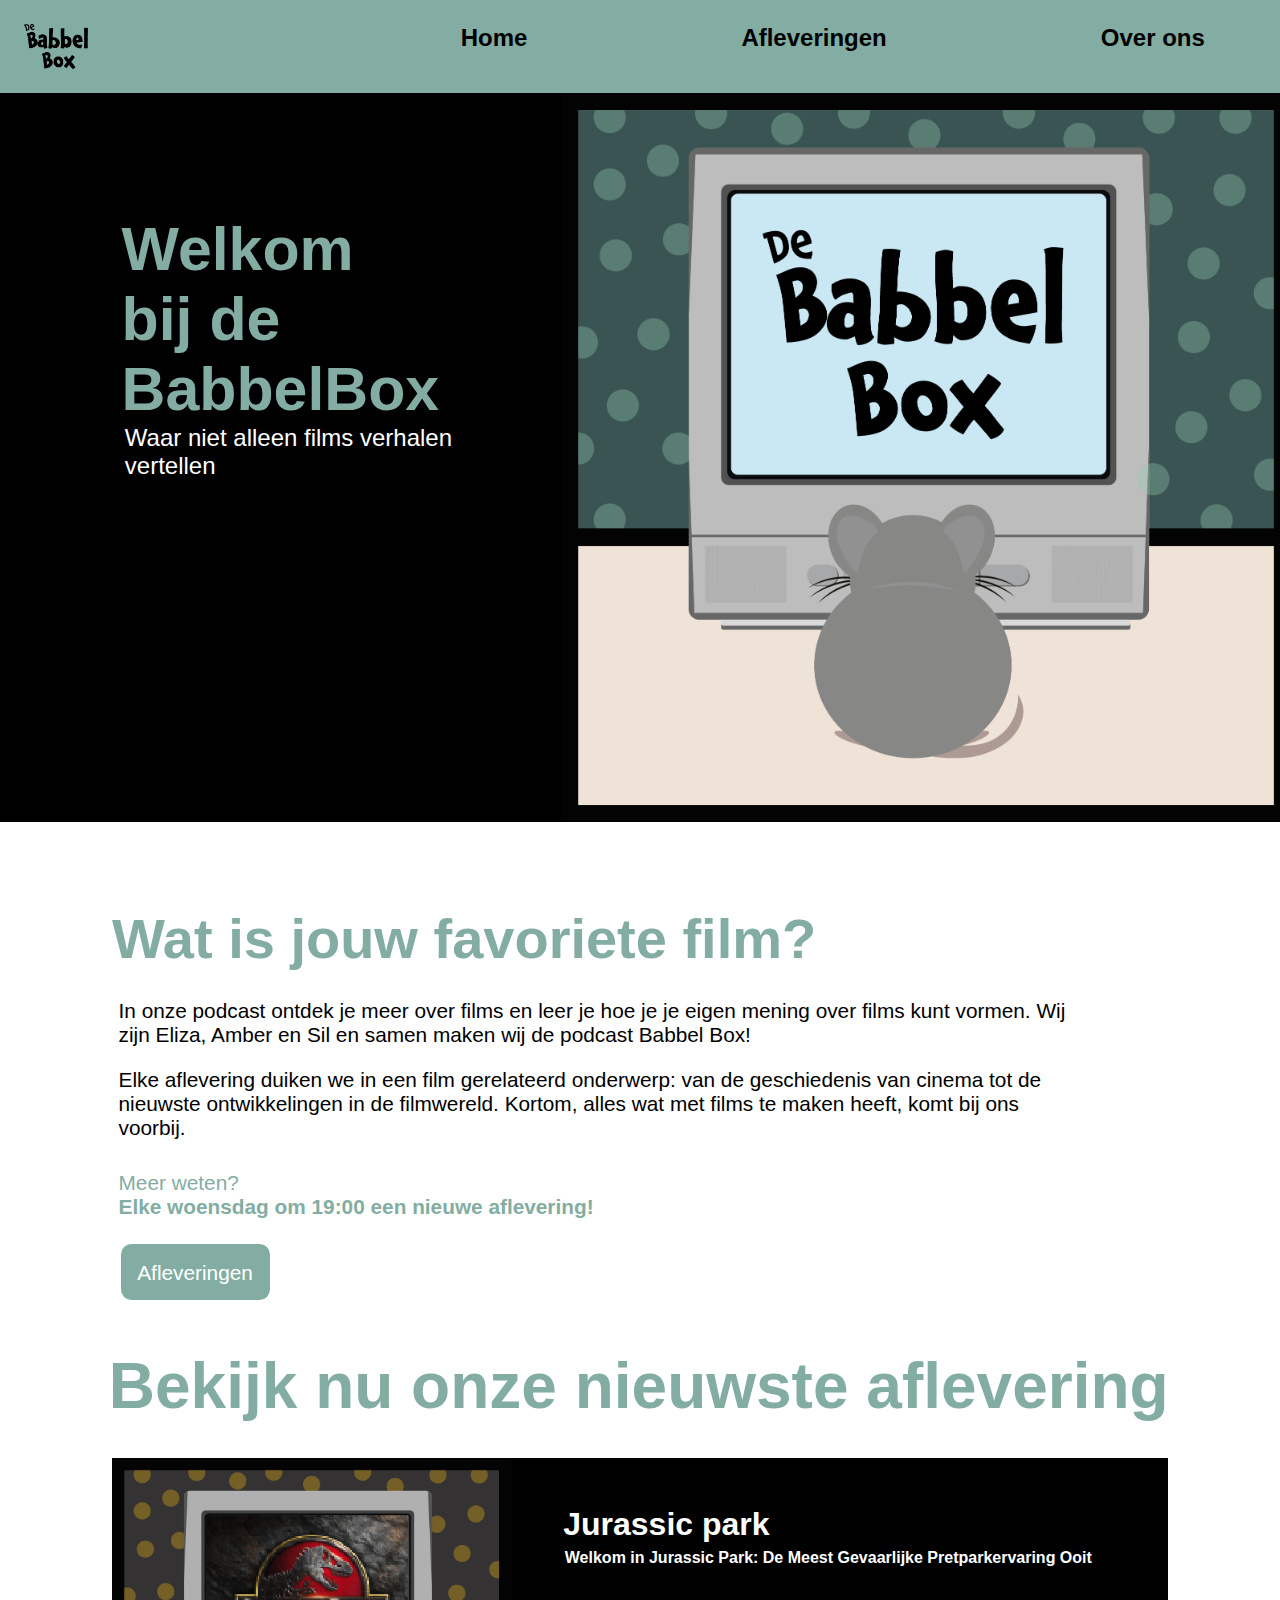
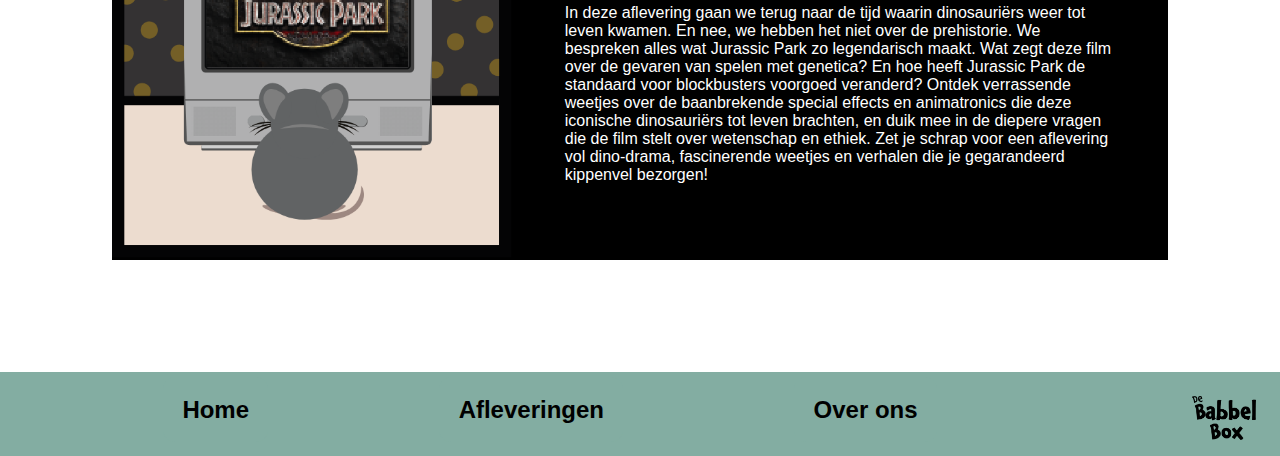
<file: index.html>
<!DOCTYPE html>
<html lang="nl">
<head>
    <meta charset="UTF-8">
    <meta name="viewport" content="width=device-width, initial-scale=1.0">
    <title>Podcast BabbelBox</title>
    <link rel="stylesheet" href="./css/style.css">
</head>
<body> 
    <header>
        <nav>
            <img src= "images/logo.png" alt="podcast logo">
            <ul>
                <li> 
                    <a href="index.html"><strong>Home</strong></a>
                </li>
                <li>
                    <a href="afleveringen.html"><strong>Afleveringen</strong></a>
                </li>
                <li>
                    <a href="overons.html"><strong>Over ons</strong></a>
                </li>
            </ul>
        </nav>
    </header> 
    <div class="container">
        <div class= "inleiding">
            <h1>Welkom bij de BabbelBox</h1>
            <p>Waar niet alleen films verhalen vertellen</p>
        </div>
        <img src= "images/beeld.png" alt="Beeldmerk">
    </div>
    <div class="favfilm"> 
        <h2>Wat is jouw favoriete film?</h2>
        <p>
            In onze podcast ontdek je meer over films en leer je 
            hoe je je eigen mening over films kunt vormen.
            Wij zijn Eliza, Amber en Sil en samen maken wij 
            de podcast Babbel Box!
        </p>
        <p>
            Elke aflevering duiken we in een film gerelateerd onderwerp: van de geschiedenis van cinema tot de 
            nieuwste ontwikkelingen in de filmwereld. Kortom, alles wat met films te maken heeft, komt bij ons voorbij.
        </p>
        <h3>Meer weten? </h3>
        <h4>Elke woensdag om 19:00 een nieuwe aflevering!</h4>
        <a href="afleveringen.html">Afleveringen</a>
    </div>
    <main>
        <div class= "aflevering">  
            <h2>Bekijk nu onze nieuwste aflevering</h2>      
            <section>
                <div class= "inhoud">
                    <h2>Jurassic park</h2>
                    <p><strong>Welkom in Jurassic Park: De Meest Gevaarlijke Pretparkervaring Ooit</strong></p>
                    <p>
                        In deze aflevering gaan we terug naar de tijd waarin dinosauriërs weer tot leven kwamen. En nee, 
                        we hebben het niet over de prehistorie. We bespreken alles wat Jurassic Park zo legendarisch maakt. 
                        Wat zegt deze film over de gevaren van spelen met genetica? En hoe heeft Jurassic Park de standaard 
                        voor blockbusters voorgoed veranderd? Ontdek verrassende weetjes over de baanbrekende special effects 
                        en animatronics die deze iconische dinosauriërs tot leven brachten, en duik mee in de diepere vragen 
                        die de film stelt over wetenschap en ethiek. Zet je schrap voor een aflevering vol dino-drama, fascinerende 
                        weetjes en verhalen die je gegarandeerd kippenvel bezorgen!
                    </p>
                </div>
                <img src="images/jurassicpark.png" alt="Beeldmerk">
            </section>
        </div>
    </main> 
    <footer>
        <nav>
            <ul>
                <li> 
                    <a href="index.html"><strong>Home</strong></a>
                </li>
                <li>
                    <a href="afleveringen.html"><strong>Afleveringen</strong></a>
                </li>
                <li>
                    <a href="overons.html"><strong>Over ons</strong></a>
                </li>
            </ul>
            <img src= "images/logo.png" alt="podcast logo">
        </nav> 
    </footer>
</body>
</html>
</file>
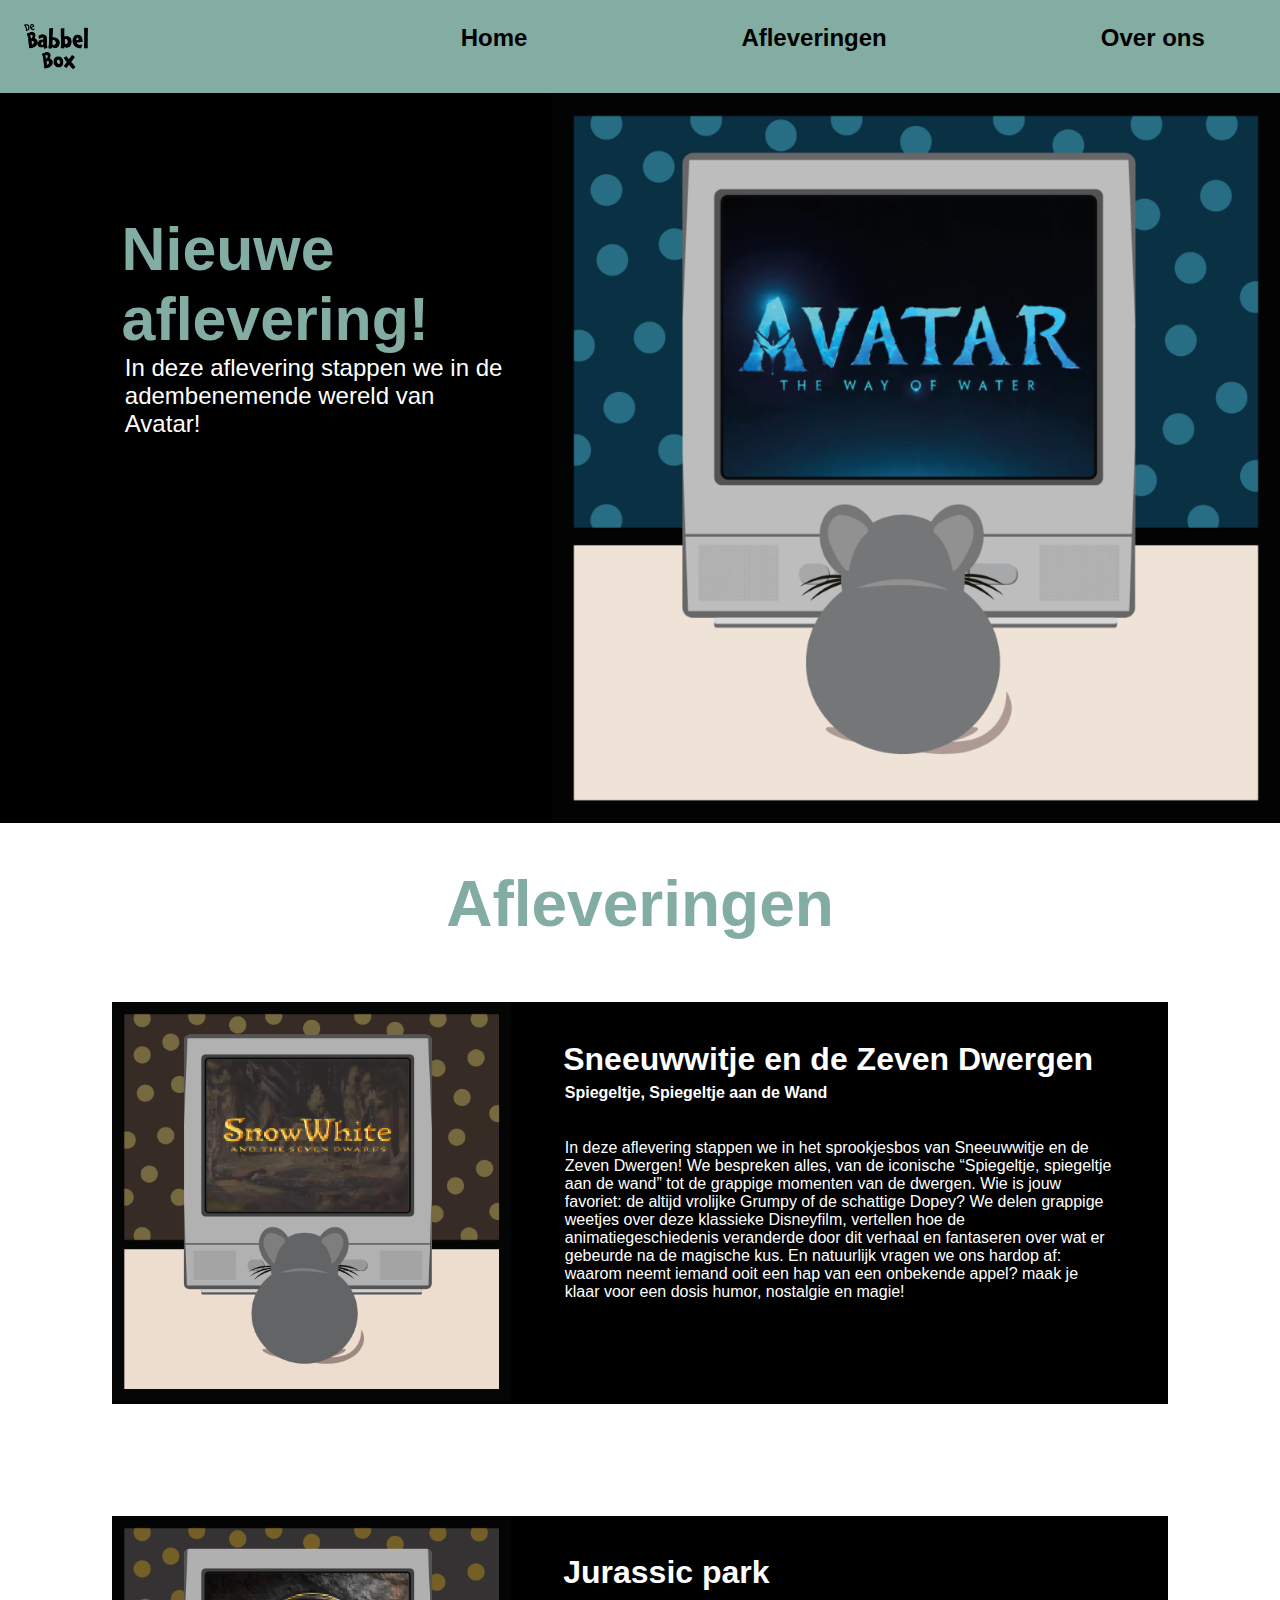
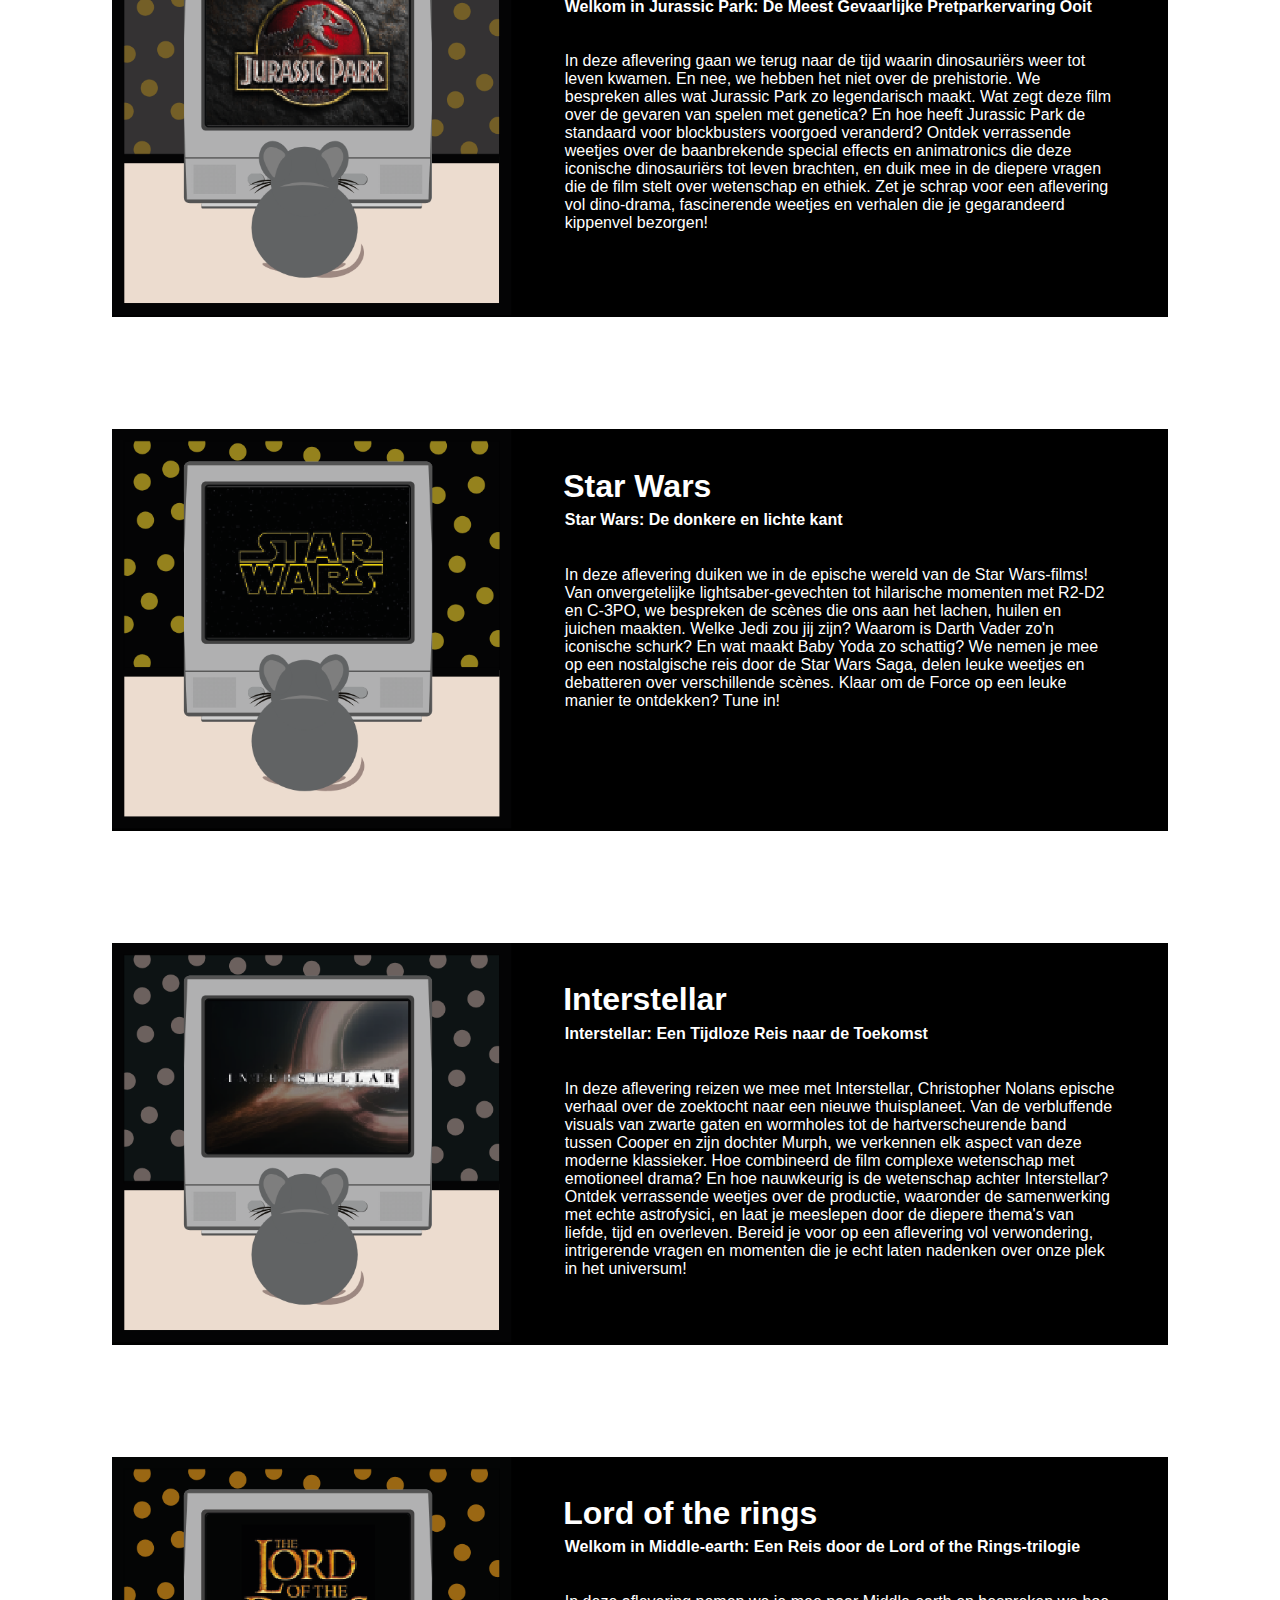
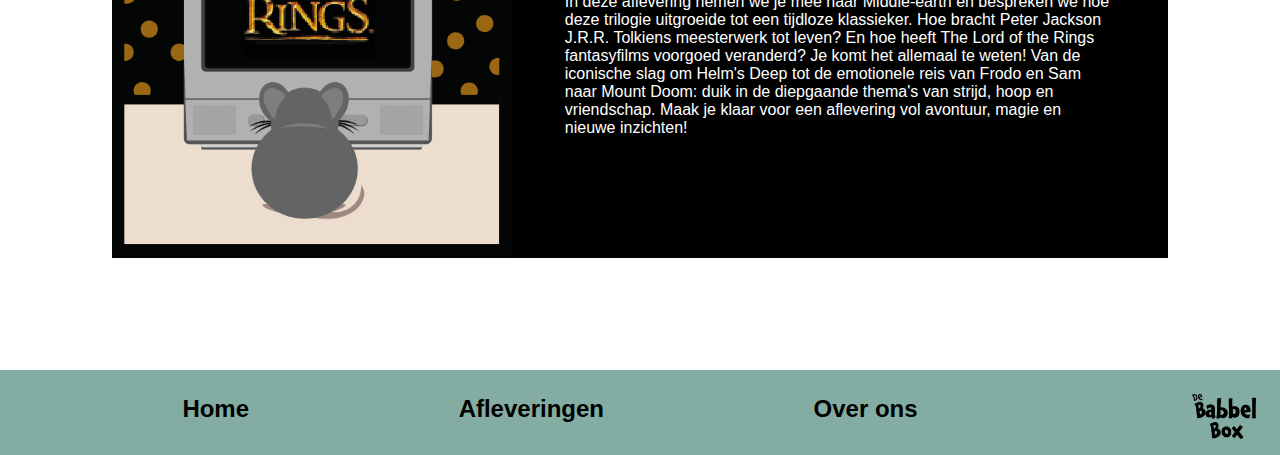
<file: afleveringen.html>
<!DOCTYPE html>
<html lang="nl">
<head>
    <meta charset="UTF-8">
    <meta name="viewport" content="width=device-width, initial-scale=1.0">
    <title>Afleveringen</title>
    <link rel="stylesheet" href="./css/style.css">
</head>
<body>
    <header>
        <nav>
            <img src= "images/logo.png" alt="podcast logo">
            <ul>
                <li> 
                    <a href="index.html"><strong>Home</strong></a>
                </li>
                <li>
                    <a href="afleveringen.html"><strong>Afleveringen</strong></a>
                </li>
                <li>
                    <a href="overons.html"><strong>Over ons</strong></a>
                </li>
            </ul>
        </nav>
   </header> 
   <div class="container">
        <div class= "inleiding">
            <h1>Nieuwe aflevering!</h1>
            <p>In deze aflevering stappen we in de adembenemende wereld van Avatar!</p>
        </div>
        <img src= "images/avatar.png" alt="Avatar">
    </div> 
    <main>
        <h2>Afleveringen</h2>
        <section>
            <div class= "inhoud">
                <h2>Sneeuwwitje en de Zeven Dwergen</h2>
                <p><strong>Spiegeltje, Spiegeltje aan de Wand</strong></p>
                <p> 
                    In deze aflevering stappen we in het sprookjesbos van Sneeuwwitje en 
                    de Zeven Dwergen! We bespreken alles, van de iconische “Spiegeltje, spiegeltje 
                    aan de wand” tot de grappige momenten van de dwergen. Wie is jouw favoriet: de 
                    altijd vrolijke Grumpy of de schattige Dopey? We delen grappige weetjes over deze 
                    klassieke Disneyfilm, vertellen hoe de animatiegeschiedenis veranderde door dit verhaal 
                    en fantaseren over wat er gebeurde na de magische kus. En natuurlijk vragen we ons hardop af: 
                    waarom neemt iemand ooit een hap van een onbekende appel? maak je klaar voor een dosis humor, 
                    nostalgie en magie!
                </p>
            </div>
            <img src="images/snowwhite.png" alt="Beeldmerk">
        </section>
        <section>
            <div class= "inhoud">
                <h2>Jurassic park</h2>
                <p><strong>Welkom in Jurassic Park: De Meest Gevaarlijke Pretparkervaring Ooit</strong></p>
                <p>
                    In deze aflevering gaan we terug naar de tijd waarin dinosauriërs weer tot leven kwamen. En nee, 
                    we hebben het niet over de prehistorie. We bespreken alles wat Jurassic Park zo legendarisch maakt. 
                    Wat zegt deze film over de gevaren van spelen met genetica? En hoe heeft Jurassic Park de standaard 
                    voor blockbusters voorgoed veranderd? Ontdek verrassende weetjes over de baanbrekende special effects 
                    en animatronics die deze iconische dinosauriërs tot leven brachten, en duik mee in de diepere vragen 
                    die de film stelt over wetenschap en ethiek. Zet je schrap voor een aflevering vol dino-drama, fascinerende 
                    weetjes en verhalen die je gegarandeerd kippenvel bezorgen!
                </p>
            </div>
            <img src="images/jurassicpark.png" alt="Beeldmerk">
        </section>  
        <section>
            <div class= "inhoud">
                <h2>Star Wars</h2>
                <p><strong>Star Wars: De donkere en lichte kant</strong></p>
                <p>
                    In deze aflevering duiken we in de epische wereld van de Star Wars-films!
                    Van onvergetelijke lightsaber-gevechten tot hilarische momenten met R2-D2 en C-3PO, we bespreken de scènes 
                    die ons aan het lachen, huilen en juichen maakten. Welke Jedi zou jij zijn? Waarom is Darth Vader zo'n iconische 
                    schurk? En wat maakt Baby Yoda zo schattig? We nemen je mee op een nostalgische reis door de Star Wars Saga, delen leuke 
                    weetjes en debatteren over verschillende scènes. Klaar om de Force op een leuke manier te ontdekken? Tune in!
                </p>
            </div>
            <img src="images/starwars.png" alt="Beeldmerk">
        </section> 
        <section>
            <div class= "inhoud">
                <h2>Interstellar</h2>
                <p><strong>Interstellar: Een Tijdloze Reis naar de Toekomst</strong></p>
                <p>
                    In deze aflevering reizen we mee met Interstellar, Christopher Nolans epische verhaal over de zoektocht 
                    naar een nieuwe thuisplaneet. Van de verbluffende visuals van zwarte gaten en wormholes tot de hartverscheurende 
                    band tussen Cooper en zijn dochter Murph, we verkennen elk aspect van deze moderne klassieker. Hoe combineerd de film 
                    complexe wetenschap met emotioneel drama? En hoe nauwkeurig is de wetenschap achter Interstellar? Ontdek verrassende 
                    weetjes over de productie, waaronder de samenwerking met echte astrofysici, en laat je meeslepen door de diepere thema's 
                    van liefde, tijd en overleven.  Bereid je voor op een aflevering vol verwondering, intrigerende vragen en momenten die je 
                    echt laten nadenken over onze plek in het universum!
                </p>
            </div>
            <img src="images/interstellar.png" alt="Beeldmerk">
        </section>
        <section>
            <div class= "inhoud">
                <h2>Lord of the rings</h2>
                <p><strong>Welkom in Middle-earth: Een Reis door de Lord of the Rings-trilogie</strong></p>
                <p>
                    In deze aflevering nemen we je mee naar Middle-earth en bespreken we hoe deze trilogie uitgroeide 
                    tot een tijdloze klassieker. Hoe bracht Peter Jackson J.R.R. Tolkiens meesterwerk tot leven? En hoe heeft 
                    The Lord of the Rings fantasyfilms voorgoed veranderd? Je komt het allemaal te weten! Van de iconische slag 
                    om Helm's Deep tot de emotionele reis van Frodo en Sam naar Mount Doom: duik in de diepgaande thema's van strijd, 
                    hoop en vriendschap. Maak je klaar voor een aflevering vol avontuur, magie en nieuwe inzichten!
                </p>
            </div>
            <img src="images/lordoftherings.png" alt="Beeldmerk">
        </section>
    </main>
    <footer>
        <nav>
            <ul>
                <li> 
                    <a href="index.html"><strong>Home</strong></a>
                </li>
                <li>
                    <a href="afleveringen.html"><strong>Afleveringen</strong></a>
                </li>
                <li>
                    <a href="overons.html"><strong>Over ons</strong></a>
                </li>
            </ul>
            <img src="images/logo.png" alt="podcast logo">
        </nav> 
    </footer>
</body>
</html>
</file>
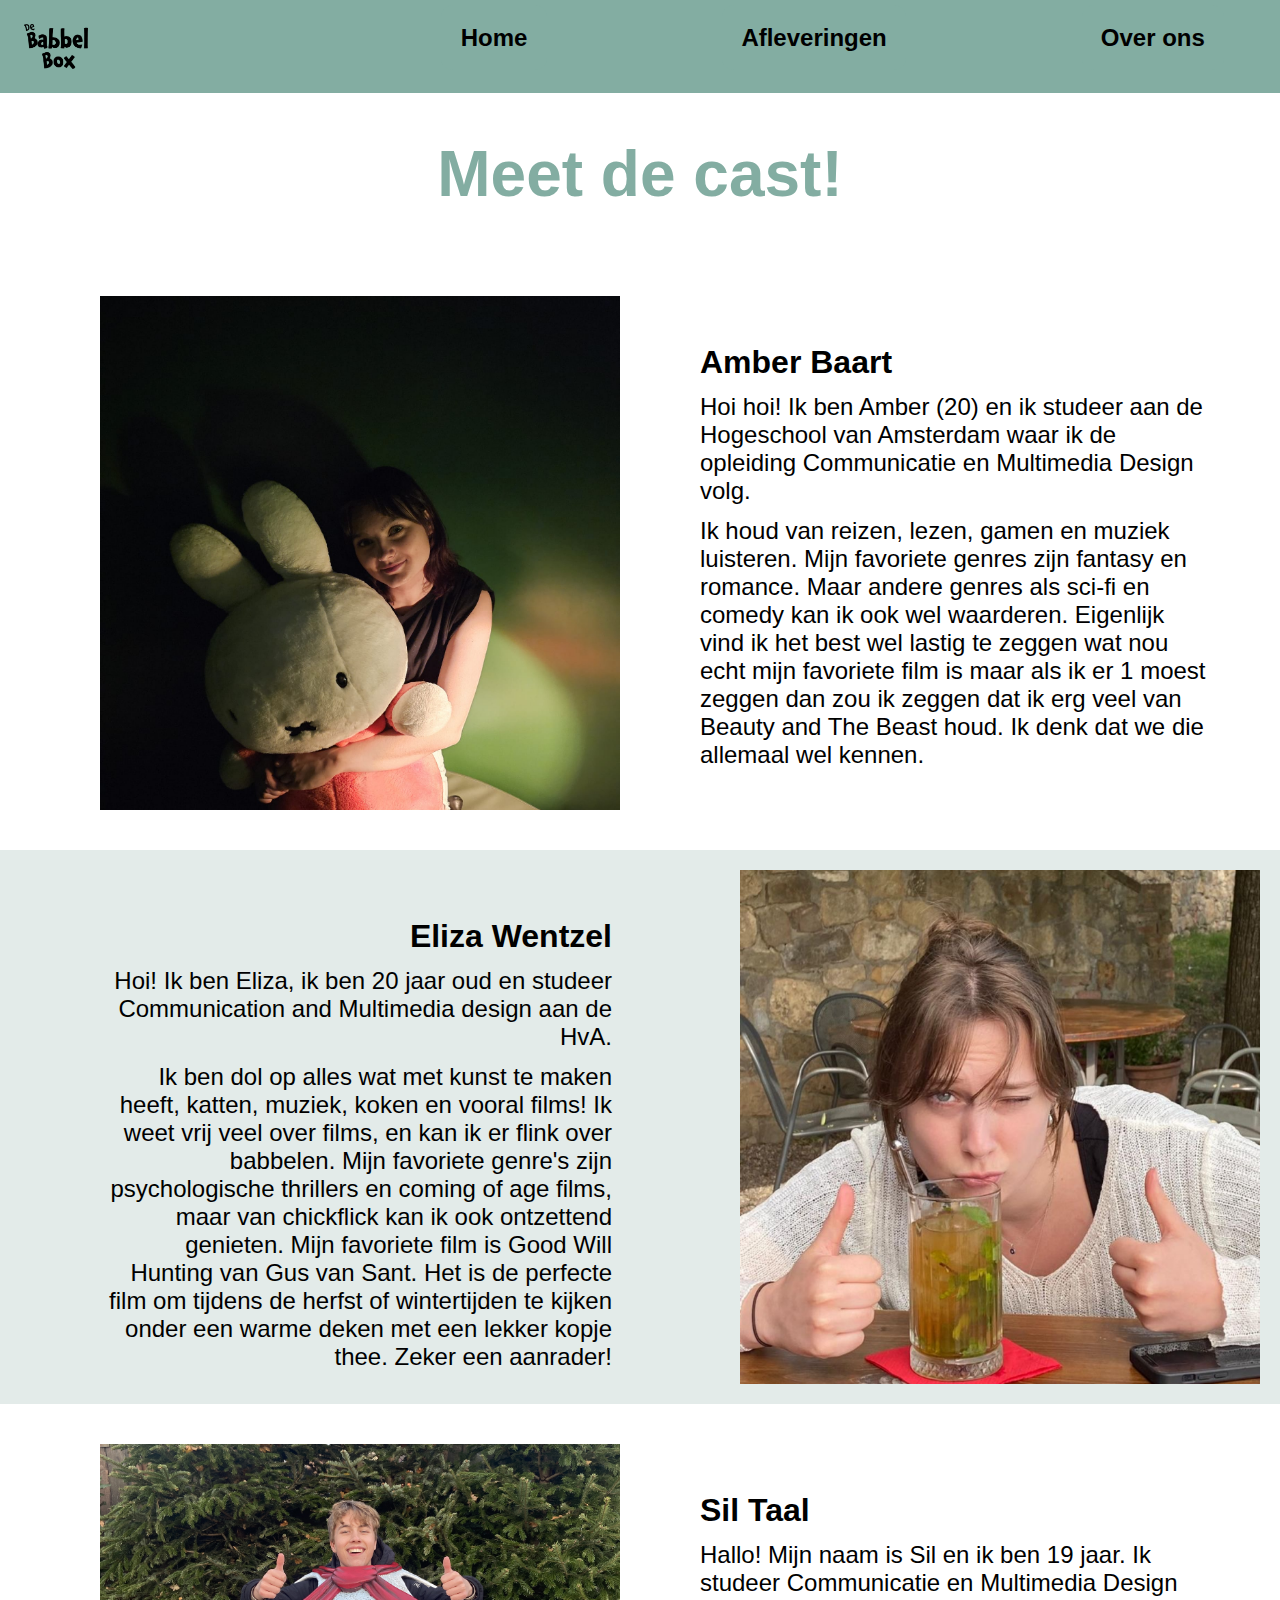
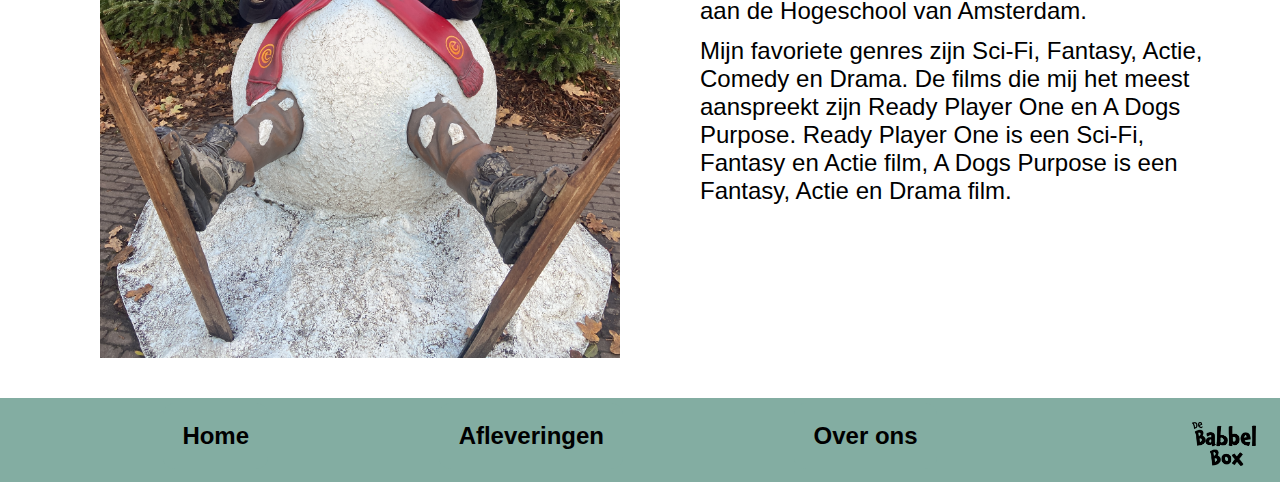
<file: overons.html>
<!DOCTYPE html>
<html lang="nl">
<head>
    <meta charset="UTF-8">
    <meta name="viewport" content="width=device-width, initial-scale=1.0">
    <title>Over ons</title>
    <link rel="stylesheet" href="./css/style.css">
</head>
<body> 
    <header>
        <nav>
            <img src= "images/logo.png" alt="podcast logo">
            <ul>
                <li> 
                    <a href="index.html"><strong>Home</strong></a>
                </li>
                <li>
                    <a href="afleveringen.html"><strong>Afleveringen</strong></a>
                </li>
                <li>
                    <a href="overons.html"><strong>Over ons</strong></a>
                </li>
            </ul>
        </nav>
    </header> 
    <main>
        <h2>Meet de cast!</h2>
        <article>
            <img src= "images/amber.png" alt="Amber">
            <div class= "bio">
                <h1>Amber Baart</h1>
                <p>
                    Hoi hoi! Ik ben Amber (20) en ik studeer aan de Hogeschool van Amsterdam 
                    waar ik de opleiding Communicatie en Multimedia Design volg. 
                </p>
                <p>
                    Ik houd van reizen, lezen, gamen en muziek luisteren. Mijn favoriete genres 
                    zijn fantasy en romance. Maar andere genres als sci-fi en comedy kan ik ook wel 
                    waarderen. Eigenlijk vind ik het best wel lastig te zeggen wat nou echt mijn favoriete 
                    film is maar als ik er 1 moest zeggen dan zou ik zeggen dat ik erg veel van Beauty and 
                    The Beast houd. Ik denk dat we die allemaal wel kennen.
                </p>
            </div>
        </article> 
        <article id="eliza">
        <div class= "bio">
           <h1>Eliza Wentzel</h1>
           <p>  
                Hoi! Ik ben Eliza, ik ben 20 jaar oud en studeer Communication and Multimedia design aan de HvA.
            </p>
           <p>
                Ik ben dol op alles wat met kunst te maken heeft, katten, muziek, koken en vooral films! Ik weet vrij veel over films, en kan ik er flink over babbelen. Mijn favoriete genre's zijn psychologische thrillers en coming of age films, maar van chickflick kan ik ook ontzettend genieten. 
                Mijn favoriete film is Good Will Hunting van Gus van Sant. 
                Het is de perfecte film om tijdens de herfst of wintertijden te kijken onder een warme deken met een lekker kopje thee. Zeker een aanrader!
            </p>
       </div>
       <img src= "images/eliza.png" alt="Eliza">
    </article> 

    <article>
        <img src= "images/sil.png" alt="Sil">
        <div class= "bio">
           <h1>Sil Taal</h1>
           <p>
                Hallo! Mijn naam is Sil en ik ben 19 jaar. 
                Ik studeer Communicatie en Multimedia Design aan de Hogeschool van Amsterdam.
            </p>
            <p>
                Mijn favoriete genres zijn Sci-Fi, Fantasy, Actie, Comedy en Drama. De films die mij het meest aanspreekt zijn
                Ready Player One en A Dogs Purpose. Ready Player One is een Sci-Fi, Fantasy en Actie film, A Dogs Purpose is een Fantasy, Actie en Drama film. 
            </p>
       </div>
    </article> 
</main>
<footer>
    <nav>
        <ul>
            <li> 
                <a href="index.html"><strong>Home</strong></a>
            </li>
            <li>
                <a href="afleveringen.html"><strong>Afleveringen</strong></a>
            </li>
            <li>
                <a href="overons.html"><strong>Over ons</strong></a>
            </li>
        </ul>
        <img src= "images/logo.png" alt="podcast logo">
    </nav> 
</footer>
</body>
</html>
</file>
<file: css/style.css>
*{
  margin: 0;
  padding: 0;
  box-sizing: border-box;
}

body {
  background-color: rgb(255, 255, 255);
  font-family: "sans serif", "Source Sans Pro", "Arial";
}

nav img {
  max-width: 4em;
}

nav img:hover {
 animation: spin 1s; 
}

@keyframes spin {
  0% { transform: rotate(0deg); }
  100% { transform: rotate(360deg); }
}

nav a{
  color: black; 
  font-size: 1.5em;
  text-decoration: none;
  transition: all 350ms ease;
}
nav a:hover {
  background-color: rgb(108, 141, 132);
  color: white;
}
nav {
  display: flex;               
  padding: 1.5em;               
  background-color: rgb(131, 173, 162);
  justify-content: space-between;
}
  
.container {
  background-color: black;
  display: flex;
}

.container h1 {
  color: rgb(131, 173, 162);
  padding-left: 2em;
  padding-top: 2em;
  padding-right: 2em; 
  font-size: 3.8em;
}
  
.container p {
  color: rgb(255, 255, 255);
  font-size: 1.5em;
  padding-left: 5.2em;
  padding-right: 2em; 
}
  
.container img {
  width: 730px;
}

.inleiding a { 
  padding: 0.8em;
  margin-top: 0.5em;
  color: white;
  text-decoration: none;
  font-size: 1.3em;
  border-radius: 0.5em;
  margin-left: 5.8em;
}

.favfilm h2 {
  color: rgb(131, 173, 162);
  padding-left: 2em;
  padding-top: 1.5em;
  padding-bottom: 0.5em;
  font-size: 3.5em;
  text-align: left;
}

.favfilm p {
  color: black;
  font-size: 1.3em;
  padding-left: 5.7em;
  padding-right: 10em;
  padding-bottom: 1em;
}

.favfilm h3 {
  color: rgb(131, 173, 162);
  font-size: 1.3em;
  font-weight: 100;
  padding-top: 0.5em;
  padding-left: 5.7em;
}

.favfilm h4 {
  color: rgb(131, 173, 162);
  font-size: 1.3em;
  padding-left: 5.7em;
  padding-bottom: 2em;
}

.favfilm a { 
  background-color: rgb(131, 173, 162);
  padding: 0.8em;
  color: white;
  text-decoration: none;
  font-size: 1.3em;
  border-radius: 0.5em;
  transition: all 350ms ease;
}

.favfilm a:hover {
  background-color: rgb(93, 121, 113);
  color: white;
  padding: 0.8em;
}

.aflevering h2 {
  color: rgb(131, 173, 162);
  font-size: 4em;
  text-align: left;
  padding-bottom: 0.3em;
}

main h2 {
  color: rgb(131, 173, 162);
  font-size: 4em;
  text-align: center;
}

a { 
background-color: rgb(131, 173, 162);
padding: 0.8em;
color: white;
text-decoration: none;
font-size: 1.3em;
border-radius: 0.5em;
margin-left: 5.8em;
}

main h2 {
  padding: 0.7em;
}

article h2 {
  color: rgb(131, 173, 162);
  font-size: 4em;
  background-color: white;
  padding-left: 2.3em;
  padding-top: 1.5em;
  font-size: 3.5em;
  margin: auto;
}

article h3 {
  color: rgb(131, 173, 162);
  font-size: 1.5em;
  font-weight:lighter;
  padding-top: 1.5em;
  padding-left: 1.2em;
  padding-right: 1em;
  margin-bottom:auto;
  margin-right: 10em;
  margin-left: 4.5em;
}

article h4 {
  color: rgb(131, 173, 162);
  font-size: 1.5em;
  padding-left: 1.2em;
  padding-right: 1em;
  padding-bottom: 2em;
  margin-right: 10em;
  margin-left: 4.5em;
}

article a {
  background-color: rgb(131, 173, 162);
  color: white;
  font-size: 1.5em;
  font-weight: 300;
  margin-right: 10em;
  margin-left: 5.7em;
  border-radius: 0.5em;
  padding: 0.5em;
}

article a:hover {
background-color: rgb(94, 124, 117);
color: white;
}

article p {
  color: black;
  padding-left: 1.2em;
  padding-right: 6em;
  padding-top: 1em;
  font-size: 1.5em;
  margin-bottom: 0.1em;
  margin-right: 10em;
  margin-left: 4.5em;
}

article {
  padding-top: 1em;
}

header {
  color: rgb(131, 173, 162);
}

li {
  display: inline;
  margin-right: 2em;
  position: relative;
}

.aflevering h2{
  padding-top: 1em;
  padding-left: 1.7em;
  background-color: white;
  text-align: left;
}

.inhoud {
  padding: 1em;
}

.inhoud h2 {
  background-color: black;
  color: white;
  text-align: left;
  font-size: 2em;
  padding-left: 1.1em;
  padding-bottom: 0.2em;
}

section {
  background-color: rgb(227, 235, 233);
  padding-bottom: 0.1em;
  margin-top: 7em;
}

section h1 {
  color: white;
  font-size: 2.2em;
  padding: 1em;
  padding-bottom: 0;
  margin: auto;
}


section{
  background-color: black;
  display: flex;
  flex-direction: row-reverse;
  margin: 7em;
  margin-top: 1em;
}

section p {
  color: rgb(255, 255, 255);
  font-size: 1em;
  padding: 2.3em;
  padding-top: 0;
}
  
  
section img {
  width: 400px;
}


article{
  display: flex;
  align-items: flex-start;
  margin:20px auto;
  padding:20px;

}

article img{
  width: 600px;
  height: auto;
  max-width: 100%;
  padding-left: 5em;
}

.bio{
  display: flex;
  flex-direction: column;
  padding-top: 3em;
  padding-left: 5em;
  padding-right: 3em;
}

.bio p{
  padding:0;
  padding-top: 0.5em;
  margin:0;
}

.bio h1,h2,p{
  padding: 0;
  margin:0;
}

.bio h1{
  font-size: 2em;
  margin:0;
  
}

#eliza{
  background: rgb(227, 235, 233);
  text-align: end;
}

footer nav{
flex-direction: row;
padding-bottom: 1em;
}

footer nav ul{
  color: black;
  display: flex;
  padding-bottom: 1em;
  flex-direction: row;
  align-items: flex-end;  
  font-size: 1em;
  text-decoration: none;
}

footer nav ul:hover {
  display: flex;
  padding-bottom: 1em;
  flex-direction: row;
  color: white; 
  align-items: flex-end;  
  font-size: 1em;
  text-decoration: none;
}

footer li img {
  flex-direction: row;
  align-items: end;
}
</file>
